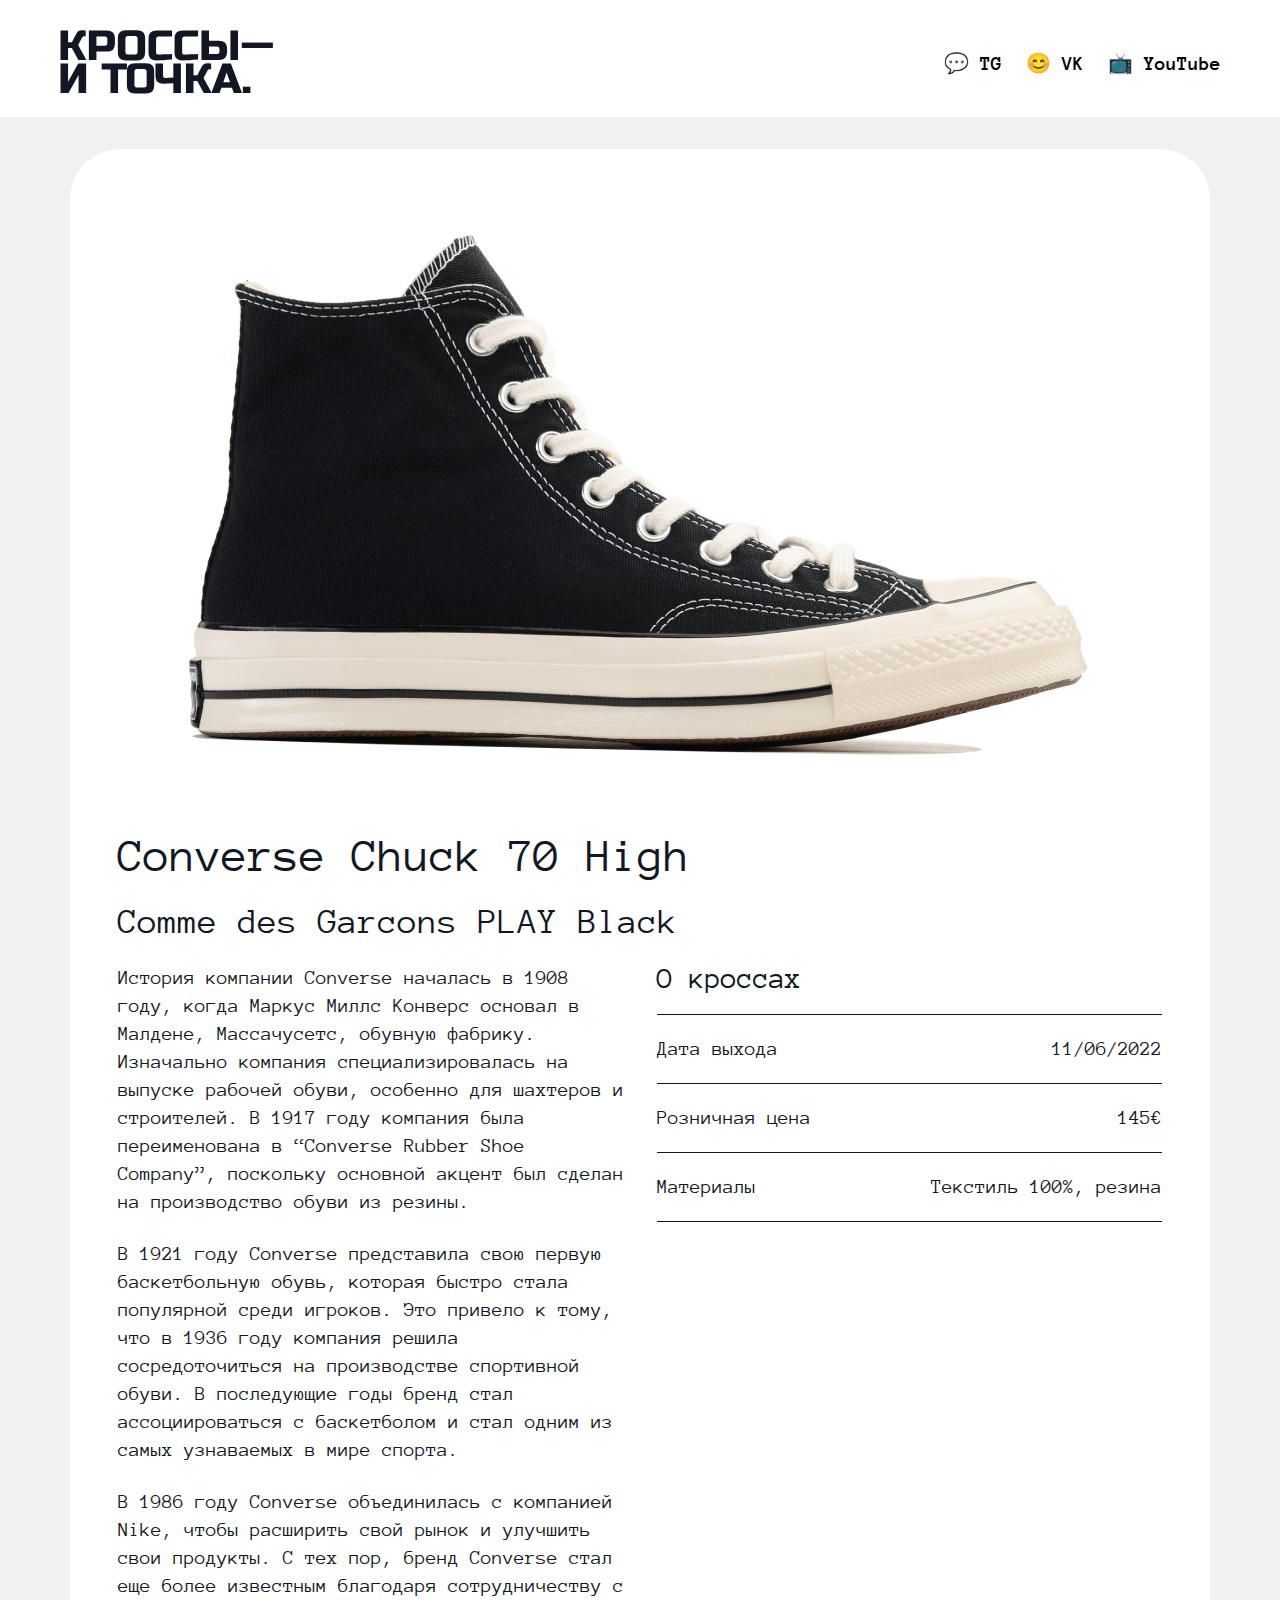
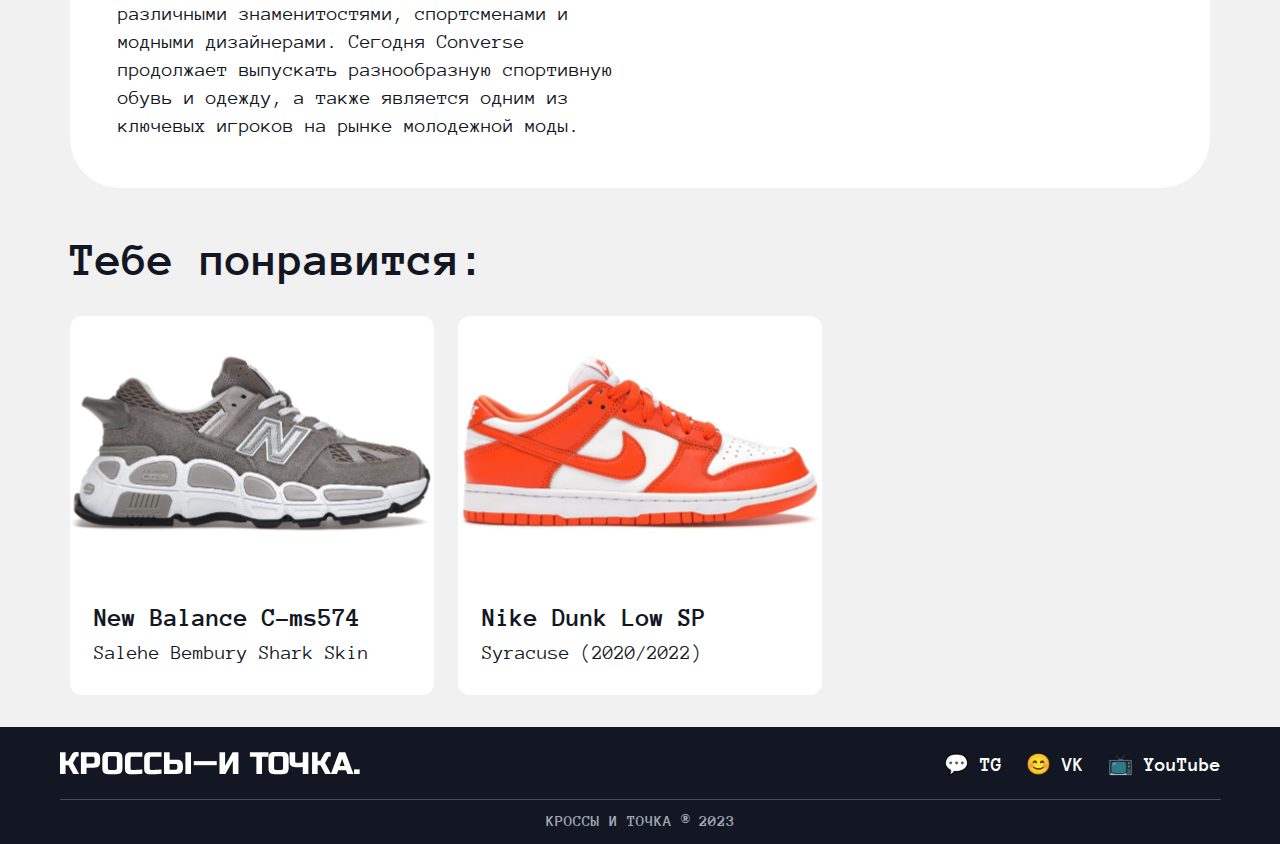
<file: pages/converseBig.html>
<!DOCTYPE html>
<html lang="ru">
<head>

    <meta charset="UTF-8">
    <meta name="viewport" content="width=device-width, initial-scale=1.0">
    <meta name="description" content="Sneakers">
    <meta name="keywords" content="Sneakers shop,sneaker">
    <meta name="Author" content="КРОССЫ - И ТОЧКА">
    <meta name="Copyright" content="КРОССЫ - И ТОЧКА">
    <meta name="Addres" content="Makeevka,st. Prokofieva">

    <!-- Link Founts -->
     
    <link rel="stylesheet" href="./../founts/founts.css">

    <!-- Link css -->

    <link rel="stylesheet" href="./../css/sneakersBig/main.css">

    <title>КРОССЫ - И ТОЧКА</title>
</head>
<body>

    <!-- Header -->
    <header class="header">
        <div class="header__container">
            <a href="index.html"><img src="./../image/headers img/logo.svg" alt="logo header" class="logo__header"></a>
            <nav class="header__nav">
                <ul>
                    <a href="#"><li>&#x1F4AC TG</li></a>
                    <a href="#"><li>&#x1F60A VK</li></a>
                    <a href="#"><li>📺 YouTube</li></a>
                </ul>
            </nav>
        </div>
      </header>

      <!-- Main -->

      <main class="main">
        <div class="main__container__bigcard">
             <section class="cardBig__sneaker">
                 <img src="./../image/BigSneakers/sneaker-big__imgconverse.png" alt="Converse" class="cardBig__image">
                 <div class="content__cardBig__wrapper">
                    <h3 class="title__cardBig">Converse Chuck 70 High</h3>
                    <h5 class="subtitle__cardBig">Comme des Garcons PLAY Black</h5>
                    <div class="cardBig__info__wrapper__content">
                        <div class="description__cardBig__body">
                            <p class="desc__cardBig">История компании Converse началась в 1908 году, когда Маркус Миллс Конверс основал в Малдене, Массачусетс, обувную фабрику. Изначально компания специализировалась на выпуске рабочей обуви, особенно для шахтеров и строителей. В 1917 году компания была переименована в “Converse Rubber Shoe Company”, поскольку основной акцент был сделан на производство обуви из резины.</p>
                            <p class="desc__cardBig">В 1921 году Converse представила свою первую баскетбольную обувь, которая быстро стала популярной среди игроков. Это привело к тому, что в 1936 году компания решила сосредоточиться на производстве спортивной обуви. В последующие годы бренд стал ассоциироваться с баскетболом и стал одним из самых узнаваемых в мире спорта.
                            </p>
                            <p class="desc__cardBig">В 1986 году Converse объединилась с компанией Nike, чтобы расширить свой рынок и улучшить свои продукты. С тех пор, бренд Converse стал еще более известным благодаря сотрудничеству с различными знаменитостями, спортсменами и модными дизайнерами. Сегодня Converse продолжает выпускать разнообразную спортивную обувь и одежду, а также является одним из ключевых игроков на рынке молодежной моды.</p>
                        </div>
                        <div class="psevdoTable__cardBig__body">
                            <h4 class="title___psevdoTable">О кроссах</h4>
                            <div class="conteiner__psevdoTable">
                                <article class="info__psevdoTable__row">
                                     <span class="name__info__psevdoTable">Дата выхода</span>
                                     <span class="value__info__psevdoTable">11/06/2022</span>
                                </article>
                                <article class="info__psevdoTable__row">
                                    <span class="name__info__psevdoTable">Розничная цена</span>
                                    <span class="value__info__psevdoTable">145€</span>
                               </article>
                               <article class="info__psevdoTable__row">
                                <span class="name__info__psevdoTable">Материалы</span>
                                <span class="value__info__psevdoTable">Текстиль 100%, резина</span>
                            </article>
                            </div>
                        </div>
                    </div>
                 </div>
             </section>
             <section class="follow__sneaker">
                <h5 class="title__follow__sneaker">Тебе понравится:</h5>
                <div class="wrapper__follow__sneaker__content">
                <aticle class="card__follow__sneaker__body">
                    <img src="./../image/sneakers img/image 3newbalance.svg" alt="newbalance" class="img__card__follow__sneaker">
                    <div class="info__card__follow__column">
                        <h3 class="name__sneaker__follow__card">New Balance C-ms574</h3>
                        <p class="desc__sneaker__follow__card">
                            Salehe Bembury Shark Skin
                        </p>
                    </div>
                  </aticle>
                  <aticle class="card__follow__sneaker__body">
                    <img src="./../image/sneakers img/image 3nikedunk.svg" alt="nikedunk" class="img__card__follow__sneaker">
                    <div class="info__card__follow__column">
                        <h3 class="name__sneaker__follow__card">Nike Dunk Low SP</h3>
                        <p class="desc__sneaker__follow__card">
                            Syracuse (2020/2022)
                        </p>
                    </div>
                  </aticle>
                </div>
             </section>
        </div>
      </main>

      <!-- Footer  -->

  <footer class="footer">
    <div class="footer__container">
        <section class="footer__head">
            <a href="index.html"><img src="./../image/footer img/logofooterlogo.svg" alt="footerlogo" class="footer__logo"></a>
            <nav class="footer__nav">
                <ul>
                    <a href="#">
                        <li>&#x1F4AC TG</li>
                    </a>
                    <a href="#">
                        <li>&#x1F60A VK</li>
                    </a>
                    <a href="#">
                        <li>📺 YouTube</li>
                    </a>
                </ul>
            </nav>
        </section>
        <section class="footer__footer">
            КРОССЫ И ТОЧКА ® 2023
        </section>
    </div>
  </footer>
</body>
</html>
</file>
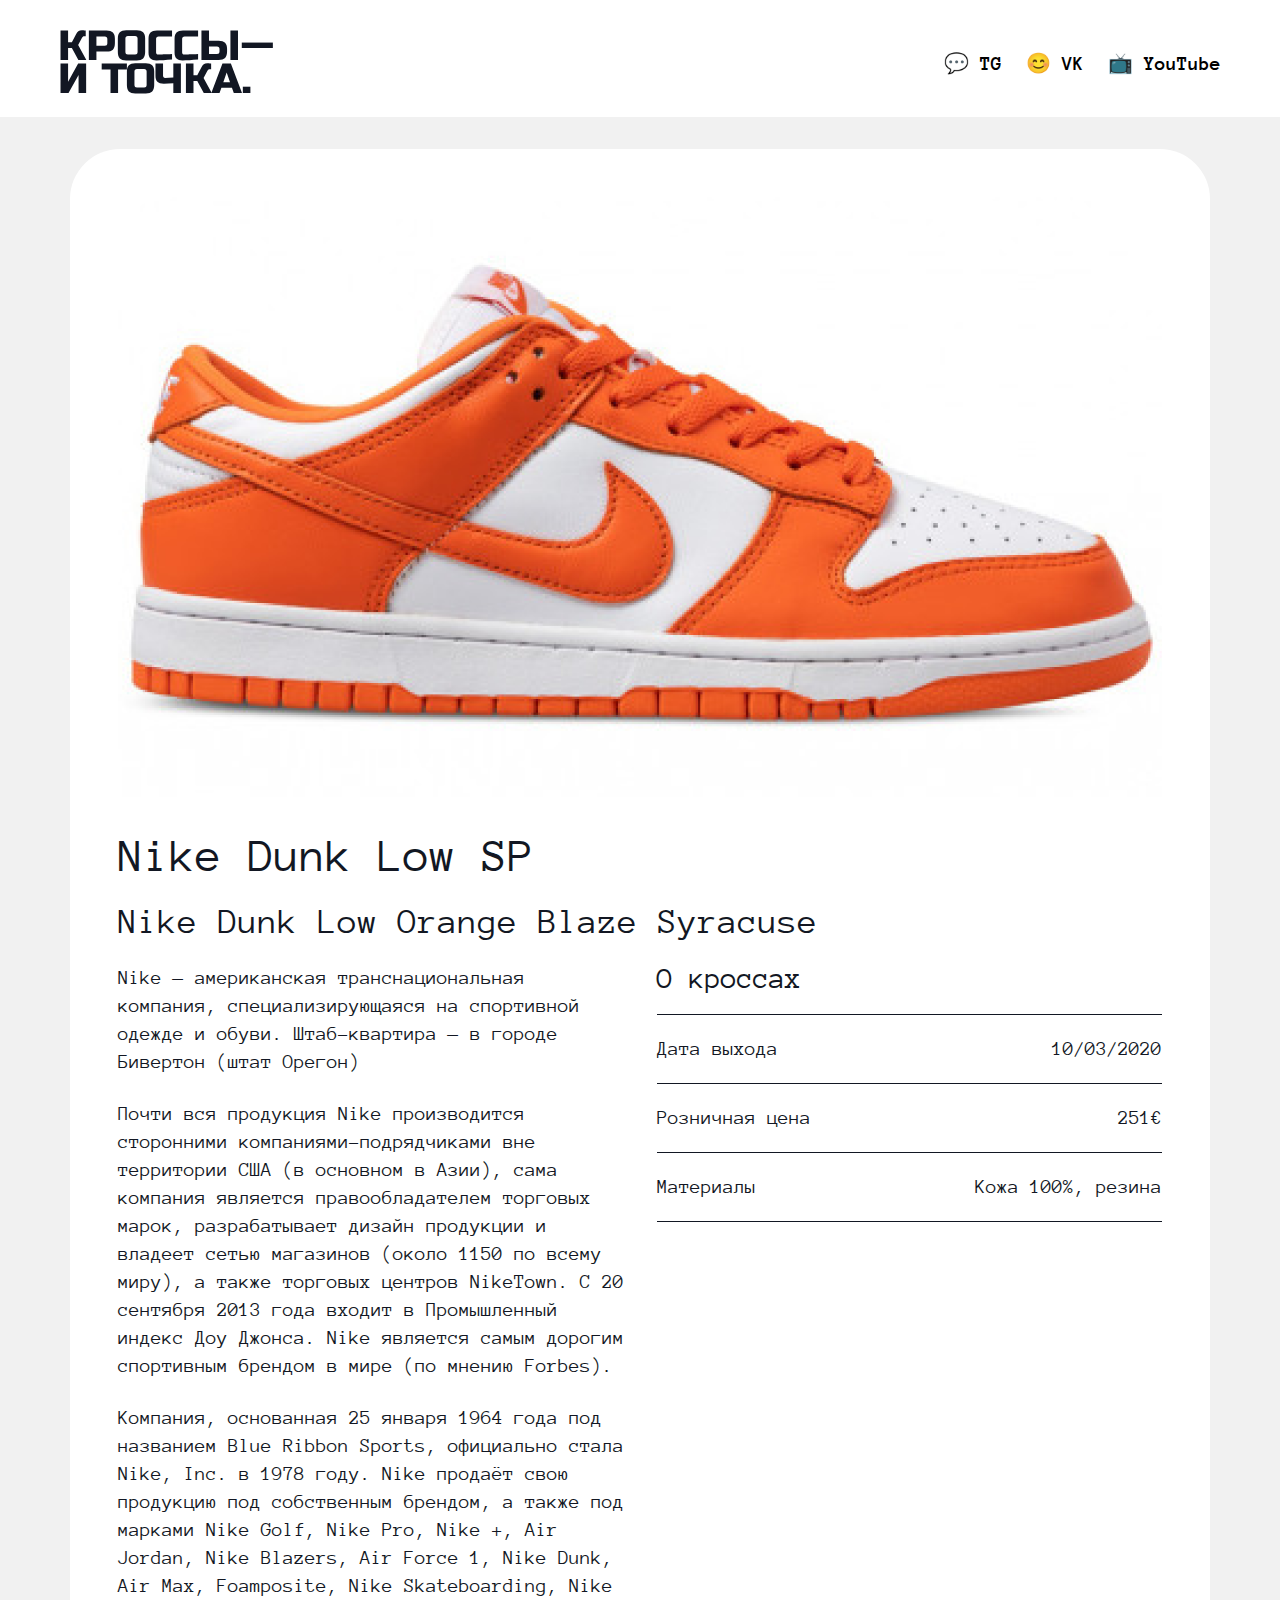
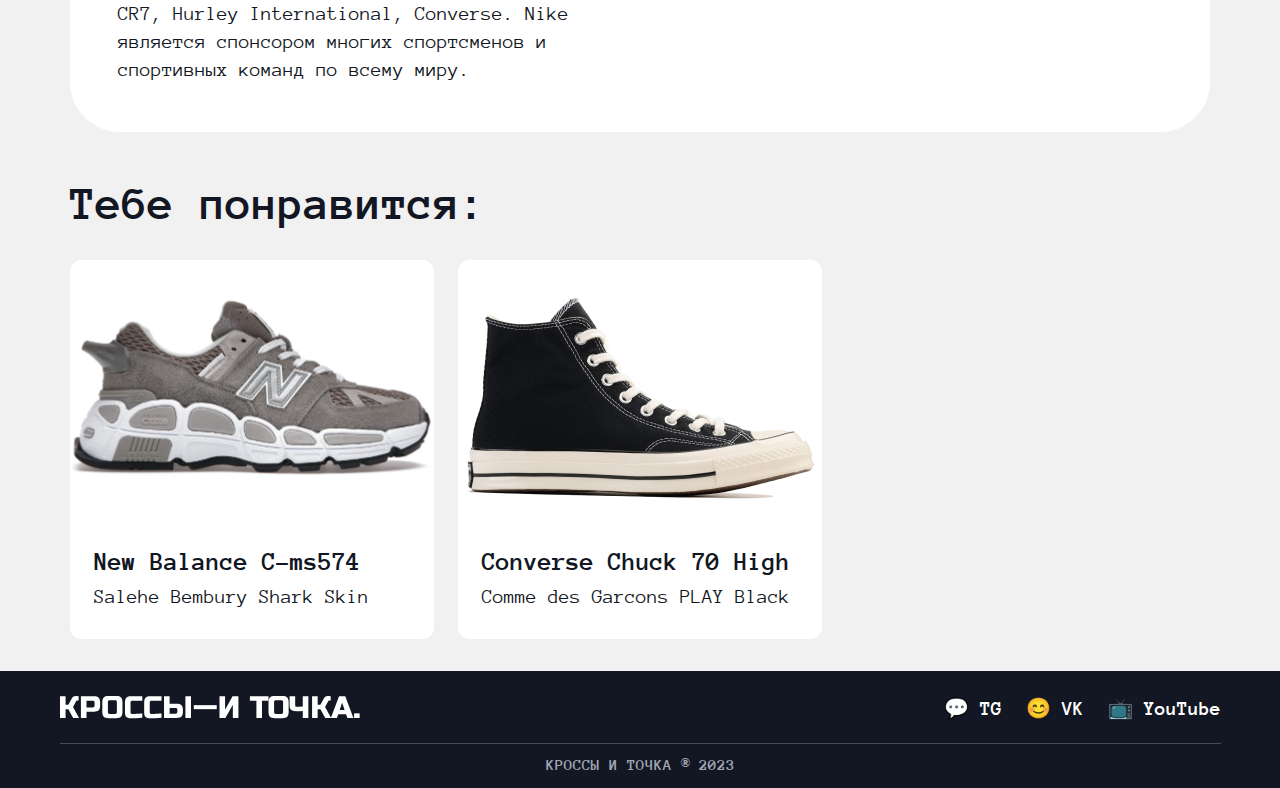
<file: pages/dunkBig.html>
<!DOCTYPE html>
<html lang="ru">
<head>

    <meta charset="UTF-8">
    <meta name="viewport" content="width=device-width, initial-scale=1.0">
    <meta name="description" content="Sneakers">
    <meta name="keywords" content="Sneakers shop,sneaker">
    <meta name="Author" content="КРОССЫ - И ТОЧКА">
    <meta name="Copyright" content="КРОССЫ - И ТОЧКА">
    <meta name="Addres" content="Makeevka,st. Prokofieva">

    <!-- Link Founts -->
     
    <link rel="stylesheet" href="./../founts/founts.css">

    <!-- Link css -->

    <link rel="stylesheet" href="./../css/sneakersBig/main.css">

    <title>КРОССЫ - И ТОЧКА</title>
</head>
<body>

    <!-- Header -->
    <header class="header">
        <div class="header__container">
            <a href="index.html"><img src="./../image/headers img/logo.svg" alt="logo header" class="logo__header"></a>
            <nav class="header__nav">
                <ul>
                    <a href="#"><li>&#x1F4AC TG</li></a>
                    <a href="#"><li>&#x1F60A VK</li></a>
                    <a href="#"><li>📺 YouTube</li></a>
                </ul>
            </nav>
        </div>
      </header>

      <!-- Main -->

      <main class="main">
        <div class="main__container__bigcard">
             <section class="cardBig__sneaker">
                 <img src="./../image/BigSneakers/sneaker-big__imgbigDunk.png" alt="nikedunk" class="cardBig__image">
                 <div class="content__cardBig__wrapper">
                    <h3 class="title__cardBig">Nike Dunk Low SP</h3>
                    <h5 class="subtitle__cardBig">Nike Dunk Low Orange Blaze Syracuse</h5>
                    <div class="cardBig__info__wrapper__content">
                        <div class="description__cardBig__body">
                            <p class="desc__cardBig">Nike — американская транснациональная компания, специализирующаяся на спортивной одежде и обуви. Штаб-квартира — в городе Бивертон (штат Орегон)</p>
                            <p class="desc__cardBig">Почти вся продукция Nike производится сторонними компаниями-подрядчиками вне территории США (в основном в Азии), сама компания является правообладателем торговых марок, разрабатывает дизайн продукции и владеет сетью магазинов (около 1150 по всему миру), а также торговых центров NikeTown. С 20 сентября 2013 года входит в Промышленный индекс Доу Джонса. Nike является самым дорогим спортивным брендом в мире (по мнению Forbes).
                            </p>
                            <p class="desc__cardBig">Компания, основанная 25 января 1964 года под названием Blue Ribbon Sports, официально стала Nike, Inc. в 1978 году. Nike продаёт свою продукцию под собственным брендом, а также под марками Nike Golf, Nike Pro, Nike +, Air Jordan, Nike Blazers, Air Force 1, Nike Dunk, Air Max, Foamposite, Nike Skateboarding, Nike CR7, Hurley International, Converse. Nike является спонсором многих спортсменов и спортивных команд по всему миру.</p>
                        </div>
                        <div class="psevdoTable__cardBig__body">
                            <h4 class="title___psevdoTable">О кроссах</h4>
                            <div class="conteiner__psevdoTable">
                                <article class="info__psevdoTable__row">
                                     <span class="name__info__psevdoTable">Дата выхода</span>
                                     <span class="value__info__psevdoTable">10/03/2020</span>
                                </article>
                                <article class="info__psevdoTable__row">
                                    <span class="name__info__psevdoTable">Розничная цена</span>
                                    <span class="value__info__psevdoTable">251€</span>
                               </article>
                               <article class="info__psevdoTable__row">
                                <span class="name__info__psevdoTable">Материалы</span>
                                <span class="value__info__psevdoTable">Кожа 100%, резина</span>
                            </article>
                            </div>
                        </div>
                    </div>
                 </div>
             </section>
             <section class="follow__sneaker">
                <h5 class="title__follow__sneaker">Тебе понравится:</h5>
                <div class="wrapper__follow__sneaker__content">
                <aticle class="card__follow__sneaker__body">
                    <img src="./../image/sneakers img/image 3newbalance.svg" alt="newbalance" class="img__card__follow__sneaker">
                    <div class="info__card__follow__column">
                        <h3 class="name__sneaker__follow__card">New Balance C-ms574</h3>
                        <p class="desc__sneaker__follow__card">
                            Salehe Bembury Shark Skin
                        </p>
                    </div>
                  </aticle>
                  <aticle class="card__follow__sneaker__body">
                    <img src="./../image/sneakers img/sneaker__imgconverse.svg" alt="converse" class="img__card__follow__sneaker">
                    <div class="info__card__follow__column">
                        <h3 class="name__sneaker__follow__card">Converse Chuck 70 High</h3>
                        <p class="desc__sneaker__follow__card">
                            Comme des Garcons PLAY Black
                        </p>
                    </div>
                  </aticle>
                </div>
             </section>
        </div>
      </main>

      <!-- Footer  -->

  <footer class="footer">
    <div class="footer__container">
        <section class="footer__head">
            <a href="index.html"><img src="./../image/footer img/logofooterlogo.svg" alt="footerlogo" class="footer__logo"></a>
            <nav class="footer__nav">
                <ul>
                    <a href="#">
                        <li>&#x1F4AC TG</li>
                    </a>
                    <a href="#">
                        <li>&#x1F60A VK</li>
                    </a>
                    <a href="#">
                        <li>📺 YouTube</li>
                    </a>
                </ul>
            </nav>
        </section>
        <section class="footer__footer">
            КРОССЫ И ТОЧКА ® 2023
        </section>
    </div>
  </footer>
</body>
</html>
</file>
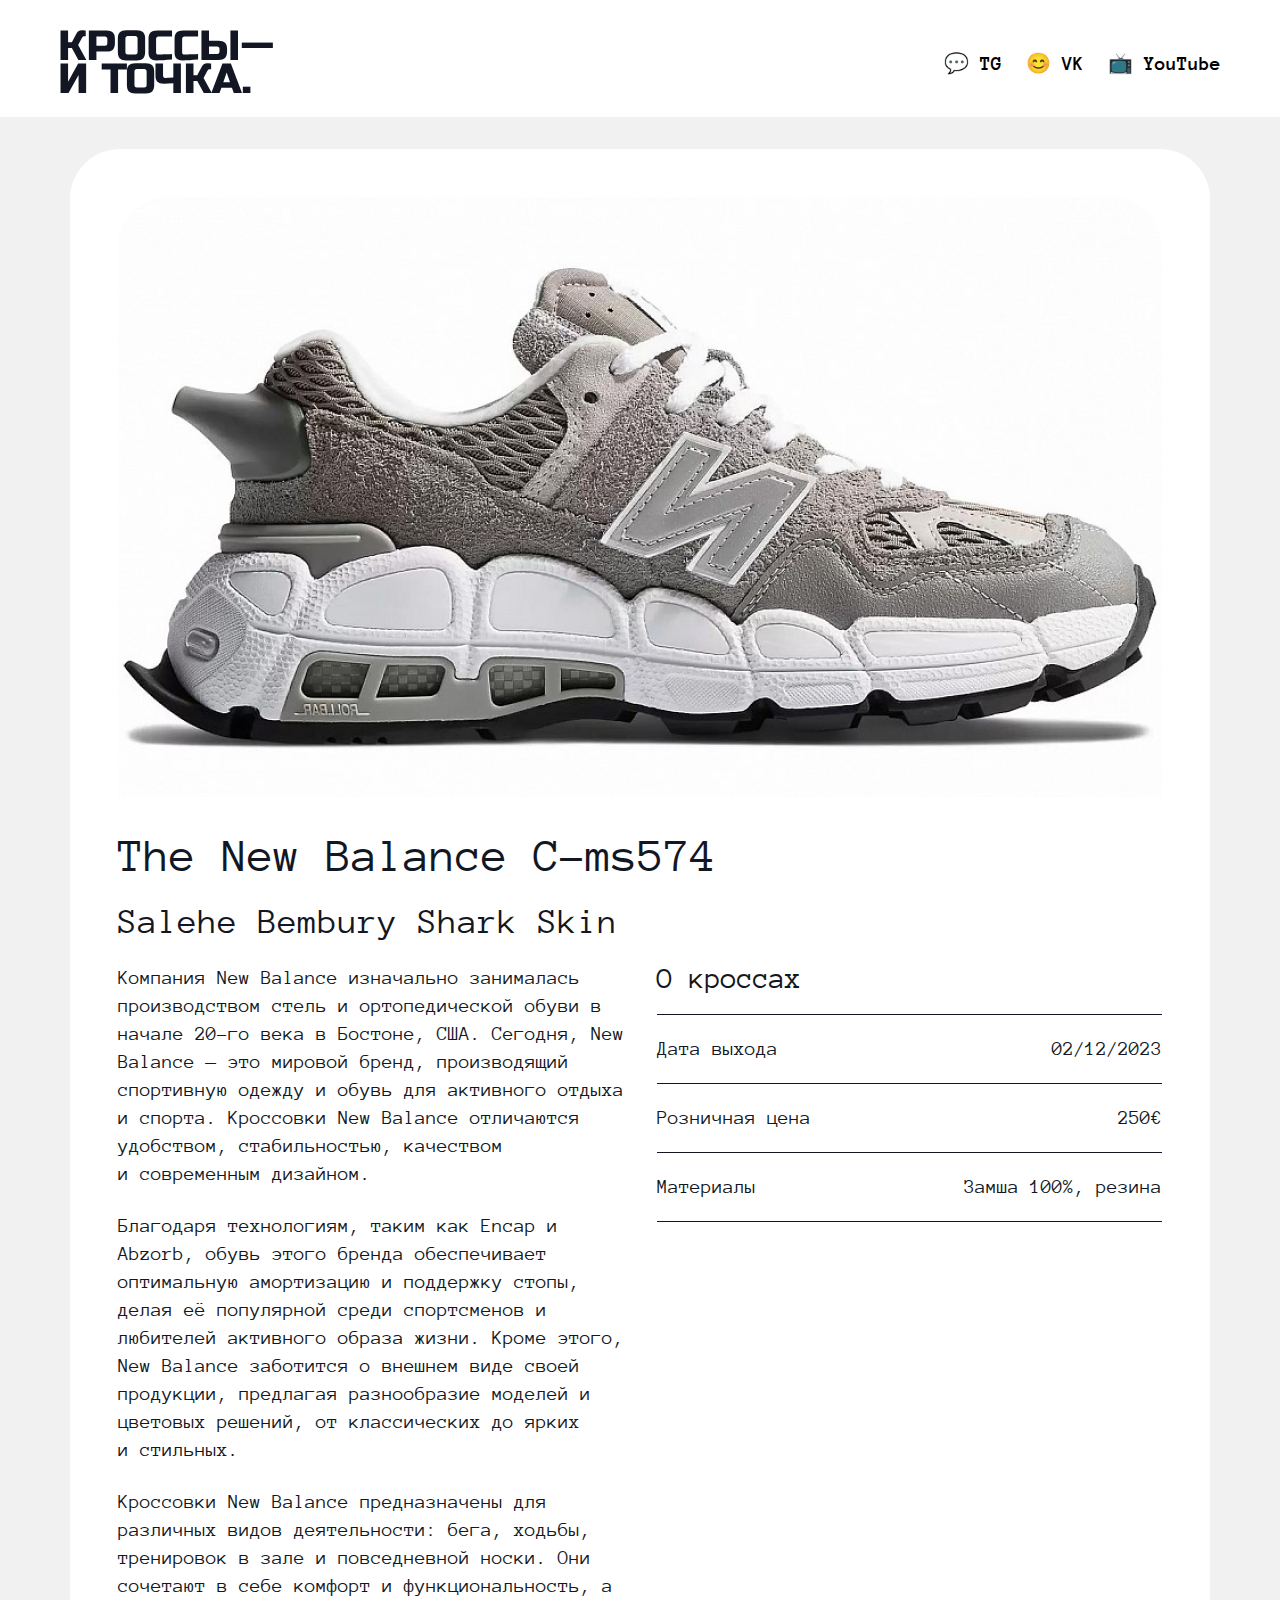
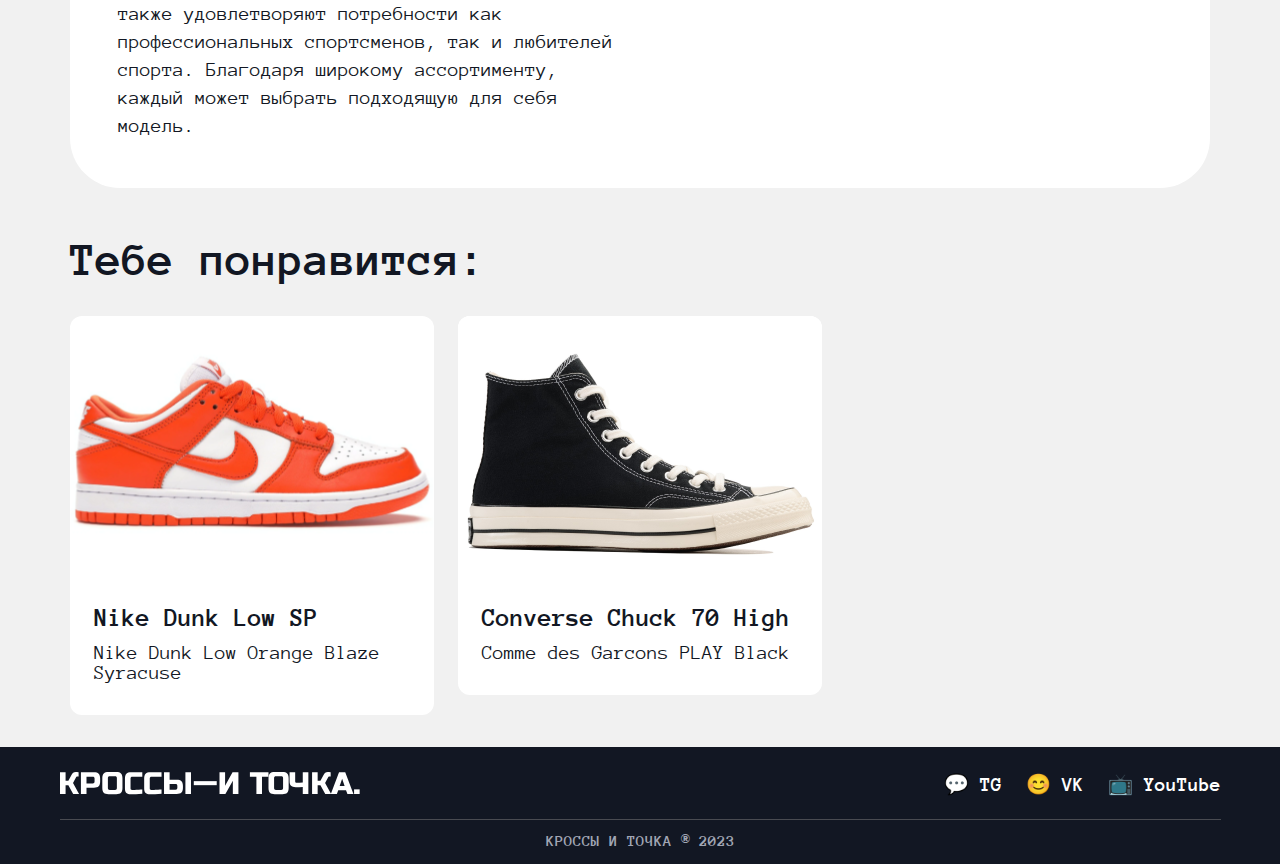
<file: pages/newBalanceBig.html>
<!DOCTYPE html>
<html lang="ru">
<head>

    <meta charset="UTF-8">
    <meta name="viewport" content="width=device-width, initial-scale=1.0">
    <meta name="description" content="Sneakers">
    <meta name="keywords" content="Sneakers shop,sneaker">
    <meta name="Author" content="КРОССЫ - И ТОЧКА">
    <meta name="Copyright" content="КРОССЫ - И ТОЧКА">
    <meta name="Addres" content="Makeevka,st. Prokofieva">

    <!-- Link Founts -->
     
    <link rel="stylesheet" href="./../founts/founts.css">

    <!-- Link css -->

    <link rel="stylesheet" href="./../css/sneakersBig/main.css">

    <title>КРОССЫ - И ТОЧКА</title>
</head>
<body>

    <!-- Header -->
    <header class="header">
        <div class="header__container">
            <a href="index.html"><img src="./../image/headers img/logo.svg" alt="logo header" class="logo__header"></a>
            <nav class="header__nav">
                <ul>
                    <a href="#"><li>&#x1F4AC TG</li></a>
                    <a href="#"><li>&#x1F60A VK</li></a>
                    <a href="#"><li>📺 YouTube</li></a>
                </ul>
            </nav>
        </div>
      </header>

      <!-- Main -->

      <main class="main">
        <div class="main__container__bigcard">
             <section class="cardBig__sneaker">
                 <img src="./../image/BigSneakers/sneaker-big__imgnewbalance.png" alt="newbalance" class="cardBig__image">
                 <div class="content__cardBig__wrapper">
                    <h3 class="title__cardBig">The New Balance C-ms574</h3>
                    <h5 class="subtitle__cardBig">Salehe Bembury Shark Skin</h5>
                    <div class="cardBig__info__wrapper__content">
                        <div class="description__cardBig__body">
                            <p class="desc__cardBig">Компания New Balance изначально занималась производством стель и ортопедической обуви в начале
                                20-го века в Бостоне, США. Сегодня, New Balance — это мировой бренд, производящий спортивную одежду и обувь для активного отдыха и спорта. Кроссовки New Balance отличаются удобством, стабильностью, качеством и современным дизайном.</p>
                            <p class="desc__cardBig">Благодаря технологиям, таким как Encap и Abzorb, обувь этого бренда обеспечивает оптимальную амортизацию и поддержку стопы, делая её популярной среди спортсменов и любителей активного образа жизни. Кроме этого, New Balance заботится о внешнем виде своей продукции, предлагая разнообразие моделей и цветовых решений, от классических до ярких и стильных.</p>
                            <p class="desc__cardBig">Кроссовки New Balance предназначены для различных видов деятельности: бега, ходьбы, тренировок в зале и повседневной носки. Они сочетают в себе комфорт и функциональность, а также удовлетворяют потребности как профессиональных спортсменов, так и любителей спорта. Благодаря широкому ассортименту, каждый может выбрать подходящую для себя модель.</p>
                        </div>
                        <div class="psevdoTable__cardBig__body">
                            <h4 class="title___psevdoTable">О кроссах</h4>
                            <div class="conteiner__psevdoTable">
                                <article class="info__psevdoTable__row">
                                     <span class="name__info__psevdoTable">Дата выхода</span>
                                     <span class="value__info__psevdoTable">02/12/2023</span>
                                </article>
                                <article class="info__psevdoTable__row">
                                    <span class="name__info__psevdoTable">Розничная цена</span>
                                    <span class="value__info__psevdoTable">250€</span>
                               </article>
                               <article class="info__psevdoTable__row">
                                <span class="name__info__psevdoTable">Материалы</span>
                                <span class="value__info__psevdoTable">Замша 100%, резина</span>
                            </article>
                            </div>
                        </div>
                    </div>
                 </div>
             </section>
             <section class="follow__sneaker">
                <h5 class="title__follow__sneaker">Тебе понравится:</h5>
                <div class="wrapper__follow__sneaker__content">
                <aticle class="card__follow__sneaker__body">
                    <img src="./../image/sneakers img/image 3nikedunk.svg" alt="nikedunk" class="img__card__follow__sneaker">
                    <div class="info__card__follow__column">
                        <h3 class="name__sneaker__follow__card">Nike Dunk Low SP</h3>
                        <p class="desc__sneaker__follow__card">
                            Nike Dunk Low Orange Blaze Syracuse
                        </p>
                    </div>
                  </aticle>
                  <aticle class="card__follow__sneaker__body">
                    <img src="./../image/sneakers img/sneaker__imgconverse.svg" alt="converse" class="img__card__follow__sneaker">
                    <div class="info__card__follow__column">
                        <h3 class="name__sneaker__follow__card">Converse Chuck 70 High</h3>
                        <p class="desc__sneaker__follow__card">
                            Comme des Garcons PLAY Black
                        </p>
                    </div>
                  </aticle>
                </div>
             </section>
        </div>
      </main>

      <!-- Footer  -->

  <footer class="footer">
    <div class="footer__container">
        <section class="footer__head">
            <a href="index.html"><img src="./../image/footer img/logofooterlogo.svg" alt="footerlogo" class="footer__logo"></a>
            <nav class="footer__nav">
                <ul>
                    <a href="#">
                        <li>&#x1F4AC TG</li>
                    </a>
                    <a href="#">
                        <li>&#x1F60A VK</li>
                    </a>
                    <a href="#">
                        <li>📺 YouTube</li>
                    </a>
                </ul>
            </nav>
        </section>
        <section class="footer__footer">
            КРОССЫ И ТОЧКА ® 2023
        </section>
    </div>
  </footer>
</body>
</html>
</file>
<file: founts/founts.css>
@import url('https://fonts.googleapis.com/css2?family=Anonymous+Pro:wght@400;700&family=IBM+Plex+Mono:wght@500&display=swap');
</file>
<file: css/sneakersBig/main.css>
/* Import reset */

@import './../reset.css';

/* Import Header */

@import './../header/header.css';

/* Import footer */

@import './../footer/footer.css';

/* Import vars */

@import './../vars.css';

/* Import Adaptive */

@import './../adaptive/mediares.css';

/* Import content */

@import './content.css';

/* Import recomendation sneakers */

@import './top.css';

html,body{
    font-family:  'Anonymous Pro', monospace; 
}
</file>
